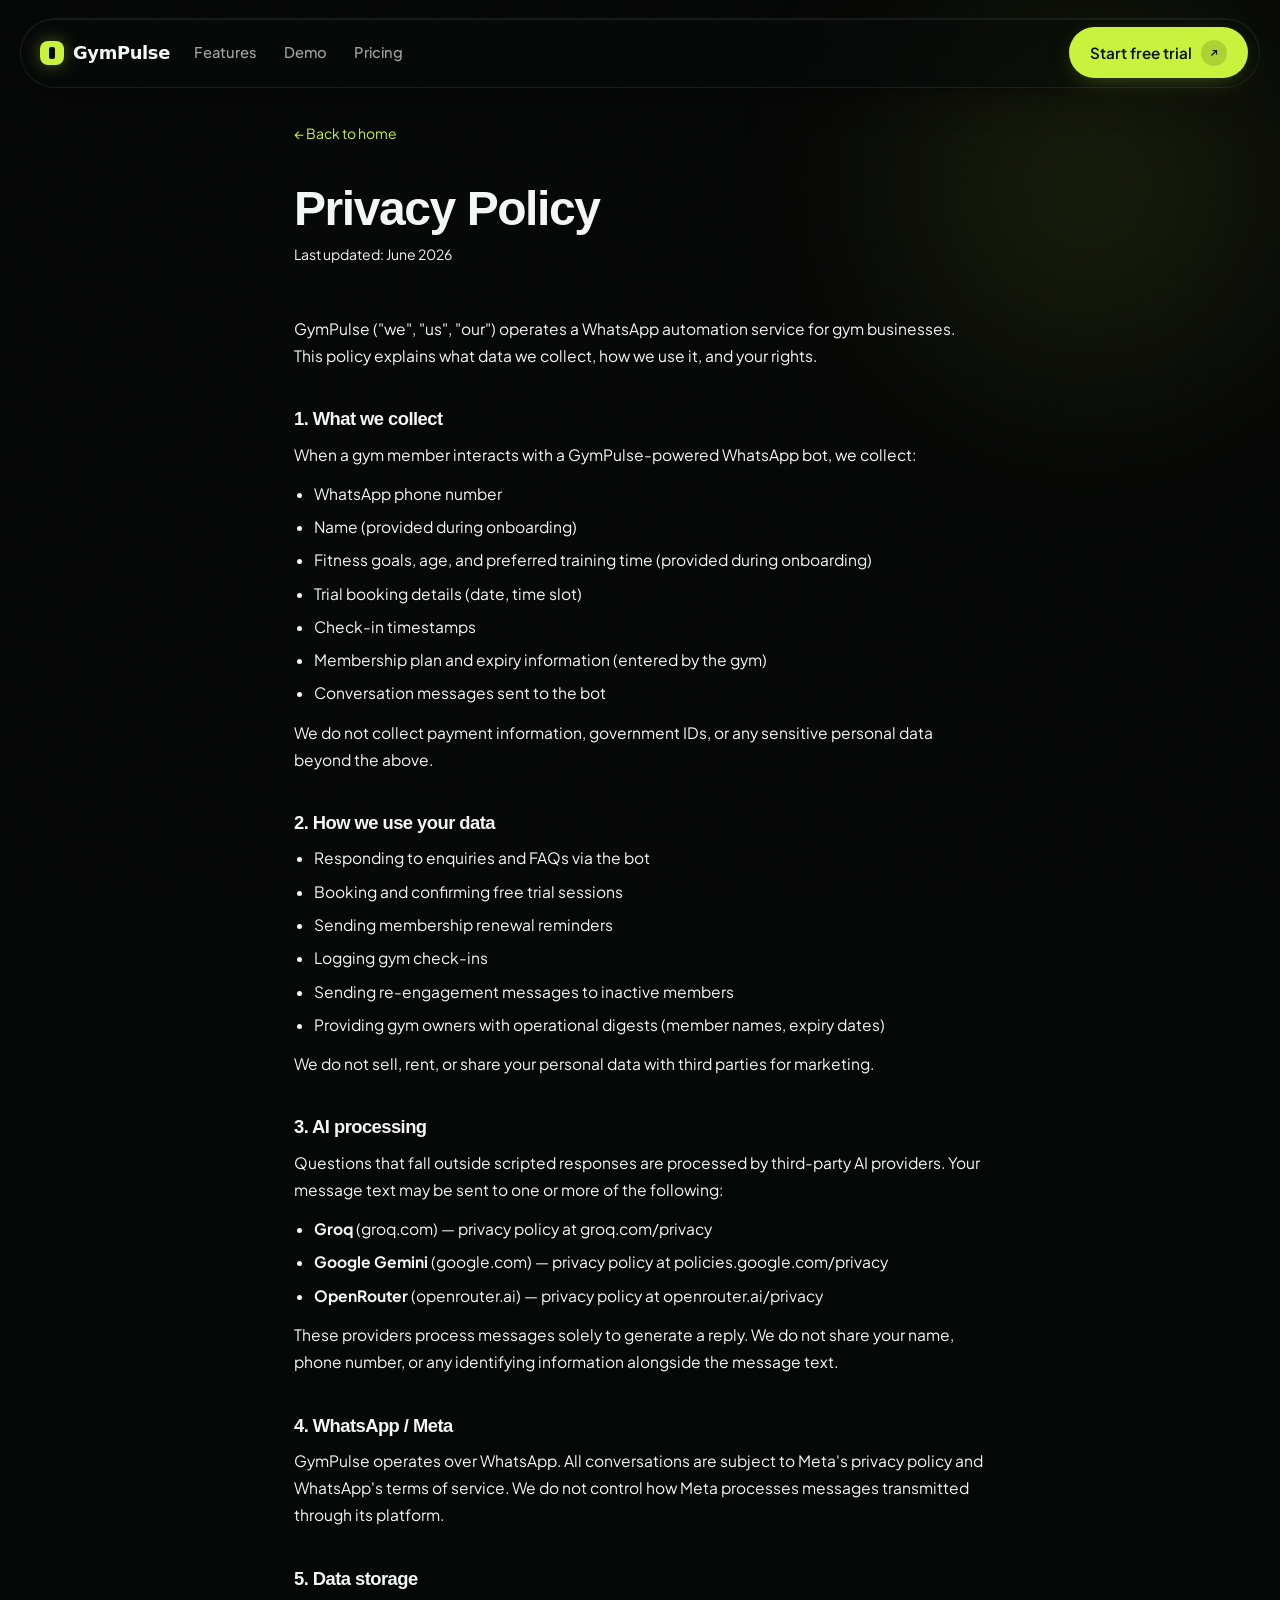
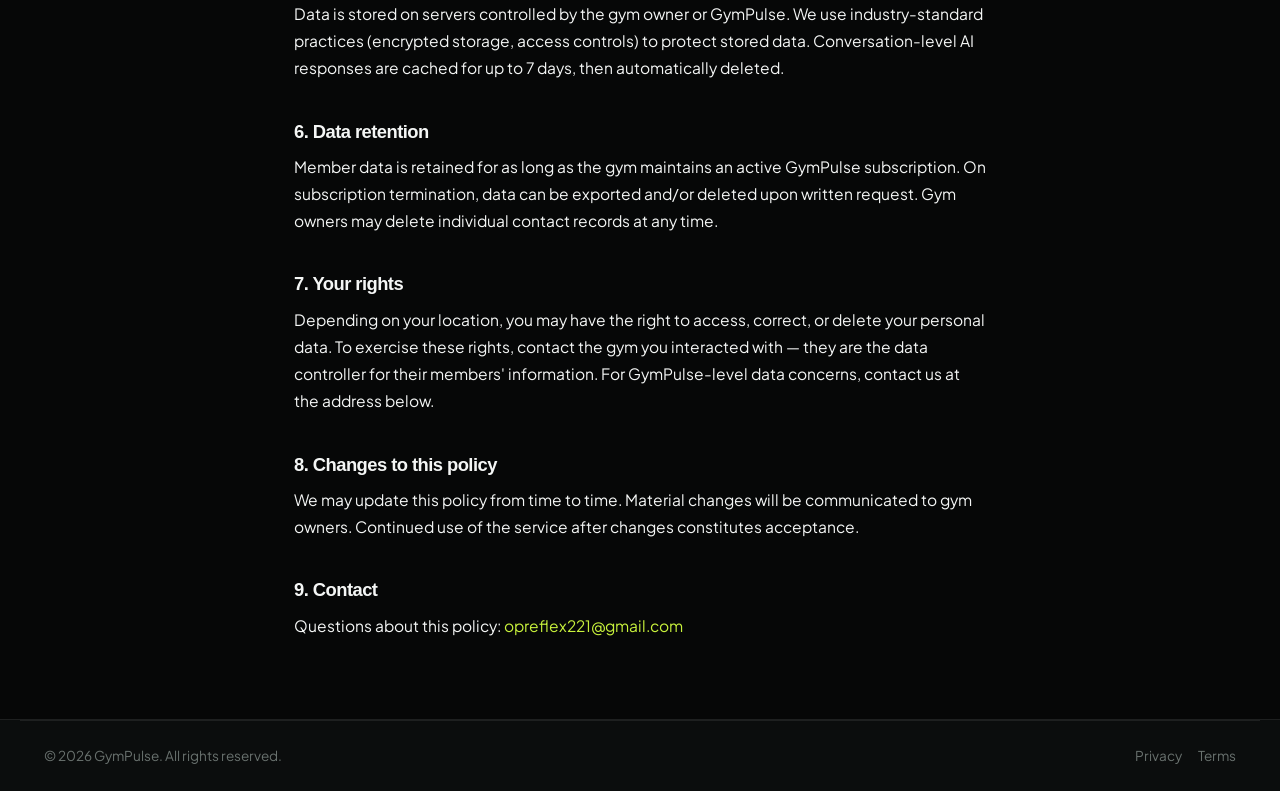
<file: privacy.html>
<!DOCTYPE html>
<html lang="en">
<head>
  <meta charset="UTF-8" />
  <meta name="viewport" content="width=device-width, initial-scale=1.0" />
  <title>Privacy Policy — GymPulse</title>
  <link rel="preconnect" href="https://fonts.googleapis.com" />
  <link rel="preconnect" href="https://fonts.gstatic.com" crossorigin />
  <link href="https://api.fontshare.com/v2/css?f[]=clash-display@500,600,700&display=swap" rel="stylesheet" />
  <link href="https://fonts.googleapis.com/css2?family=Plus+Jakarta+Sans:wght@400;500;600;700;800&display=swap" rel="stylesheet" />
  <link rel="stylesheet" href="styles.css" />
  <style>
    .legal-page { max-width: 740px; margin: 0 auto; padding: 120px 24px 80px; }
    .legal-page h1 { font-family: 'Clash Display', sans-serif; font-size: clamp(2rem, 5vw, 3rem); color: var(--text-1); margin-bottom: 8px; }
    .legal-page .meta { color: var(--text-3); font-size: 0.875rem; margin-bottom: 48px; }
    .legal-page h2 { font-family: 'Clash Display', sans-serif; font-size: 1.15rem; color: var(--text-1); margin: 40px 0 12px; }
    .legal-page p, .legal-page li { color: var(--text-2); line-height: 1.75; font-size: 0.975rem; }
    .legal-page ul { padding-left: 20px; margin: 12px 0; }
    .legal-page li { margin-bottom: 6px; }
    .legal-page a { color: var(--accent); text-underline-offset: 3px; }
    .legal-page a:hover { color: var(--accent-soft); }
    .back-link { display: inline-flex; align-items: center; gap: 6px; color: var(--text-3); font-size: 0.875rem; text-decoration: none; margin-bottom: 40px; transition: color 0.2s; }
    .back-link:hover { color: var(--accent); }
  </style>
</head>
<body>
  <div class="grain" aria-hidden="true"></div>
  <div class="orb orb--1" aria-hidden="true"></div>

  <header class="nav" id="top">
    <div class="nav__pill">
      <a class="brand" href="index.html" aria-label="GymPulse home">
        <span class="brand__mark" aria-hidden="true"></span>
        <span class="brand__name">GymPulse</span>
      </a>
      <nav class="nav__links" aria-label="Primary">
        <a href="index.html#features">Features</a>
        <a href="demo.html">Demo</a>
        <a href="index.html#pricing">Pricing</a>
      </nav>
      <div class="nav__cta">
        <a class="btn btn--solid magnetic" href="index.html#trial" data-open-trial>
          <span>Start free trial</span><span class="btn__ic" aria-hidden="true"></span>
        </a>
      </div>
      <button class="nav__burger" aria-label="Open menu" aria-expanded="false" data-burger>
        <span></span><span></span>
      </button>
    </div>
  </header>

  <main>
    <div class="legal-page">
      <a class="back-link" href="index.html">← Back to home</a>

      <h1>Privacy Policy</h1>
      <p class="meta">Last updated: June 2026</p>

      <p>GymPulse ("we", "us", "our") operates a WhatsApp automation service for gym businesses. This policy explains what data we collect, how we use it, and your rights.</p>

      <h2>1. What we collect</h2>
      <p>When a gym member interacts with a GymPulse-powered WhatsApp bot, we collect:</p>
      <ul>
        <li>WhatsApp phone number</li>
        <li>Name (provided during onboarding)</li>
        <li>Fitness goals, age, and preferred training time (provided during onboarding)</li>
        <li>Trial booking details (date, time slot)</li>
        <li>Check-in timestamps</li>
        <li>Membership plan and expiry information (entered by the gym)</li>
        <li>Conversation messages sent to the bot</li>
      </ul>
      <p>We do not collect payment information, government IDs, or any sensitive personal data beyond the above.</p>

      <h2>2. How we use your data</h2>
      <ul>
        <li>Responding to enquiries and FAQs via the bot</li>
        <li>Booking and confirming free trial sessions</li>
        <li>Sending membership renewal reminders</li>
        <li>Logging gym check-ins</li>
        <li>Sending re-engagement messages to inactive members</li>
        <li>Providing gym owners with operational digests (member names, expiry dates)</li>
      </ul>
      <p>We do not sell, rent, or share your personal data with third parties for marketing.</p>

      <h2>3. AI processing</h2>
      <p>Questions that fall outside scripted responses are processed by third-party AI providers. Your message text may be sent to one or more of the following:</p>
      <ul>
        <li><strong>Groq</strong> (groq.com) — privacy policy at groq.com/privacy</li>
        <li><strong>Google Gemini</strong> (google.com) — privacy policy at policies.google.com/privacy</li>
        <li><strong>OpenRouter</strong> (openrouter.ai) — privacy policy at openrouter.ai/privacy</li>
      </ul>
      <p>These providers process messages solely to generate a reply. We do not share your name, phone number, or any identifying information alongside the message text.</p>

      <h2>4. WhatsApp / Meta</h2>
      <p>GymPulse operates over WhatsApp. All conversations are subject to Meta's privacy policy and WhatsApp's terms of service. We do not control how Meta processes messages transmitted through its platform.</p>

      <h2>5. Data storage</h2>
      <p>Data is stored on servers controlled by the gym owner or GymPulse. We use industry-standard practices (encrypted storage, access controls) to protect stored data. Conversation-level AI responses are cached for up to 7 days, then automatically deleted.</p>

      <h2>6. Data retention</h2>
      <p>Member data is retained for as long as the gym maintains an active GymPulse subscription. On subscription termination, data can be exported and/or deleted upon written request. Gym owners may delete individual contact records at any time.</p>

      <h2>7. Your rights</h2>
      <p>Depending on your location, you may have the right to access, correct, or delete your personal data. To exercise these rights, contact the gym you interacted with — they are the data controller for their members' information. For GymPulse-level data concerns, contact us at the address below.</p>

      <h2>8. Changes to this policy</h2>
      <p>We may update this policy from time to time. Material changes will be communicated to gym owners. Continued use of the service after changes constitutes acceptance.</p>

      <h2>9. Contact</h2>
      <p>Questions about this policy: <a href="mailto:opreflex221@gmail.com">opreflex221@gmail.com</a></p>
    </div>
  </main>

  <footer class="footer">
    <div class="footer__base" style="margin-top:0">
      <span>&copy; <span id="year"></span> GymPulse. All rights reserved.</span>
      <span class="footer__legal"><a href="privacy.html">Privacy</a><a href="terms.html">Terms</a></span>
    </div>
  </footer>

  <script>document.getElementById('year').textContent = new Date().getFullYear();</script>
</body>
</html>
</file>
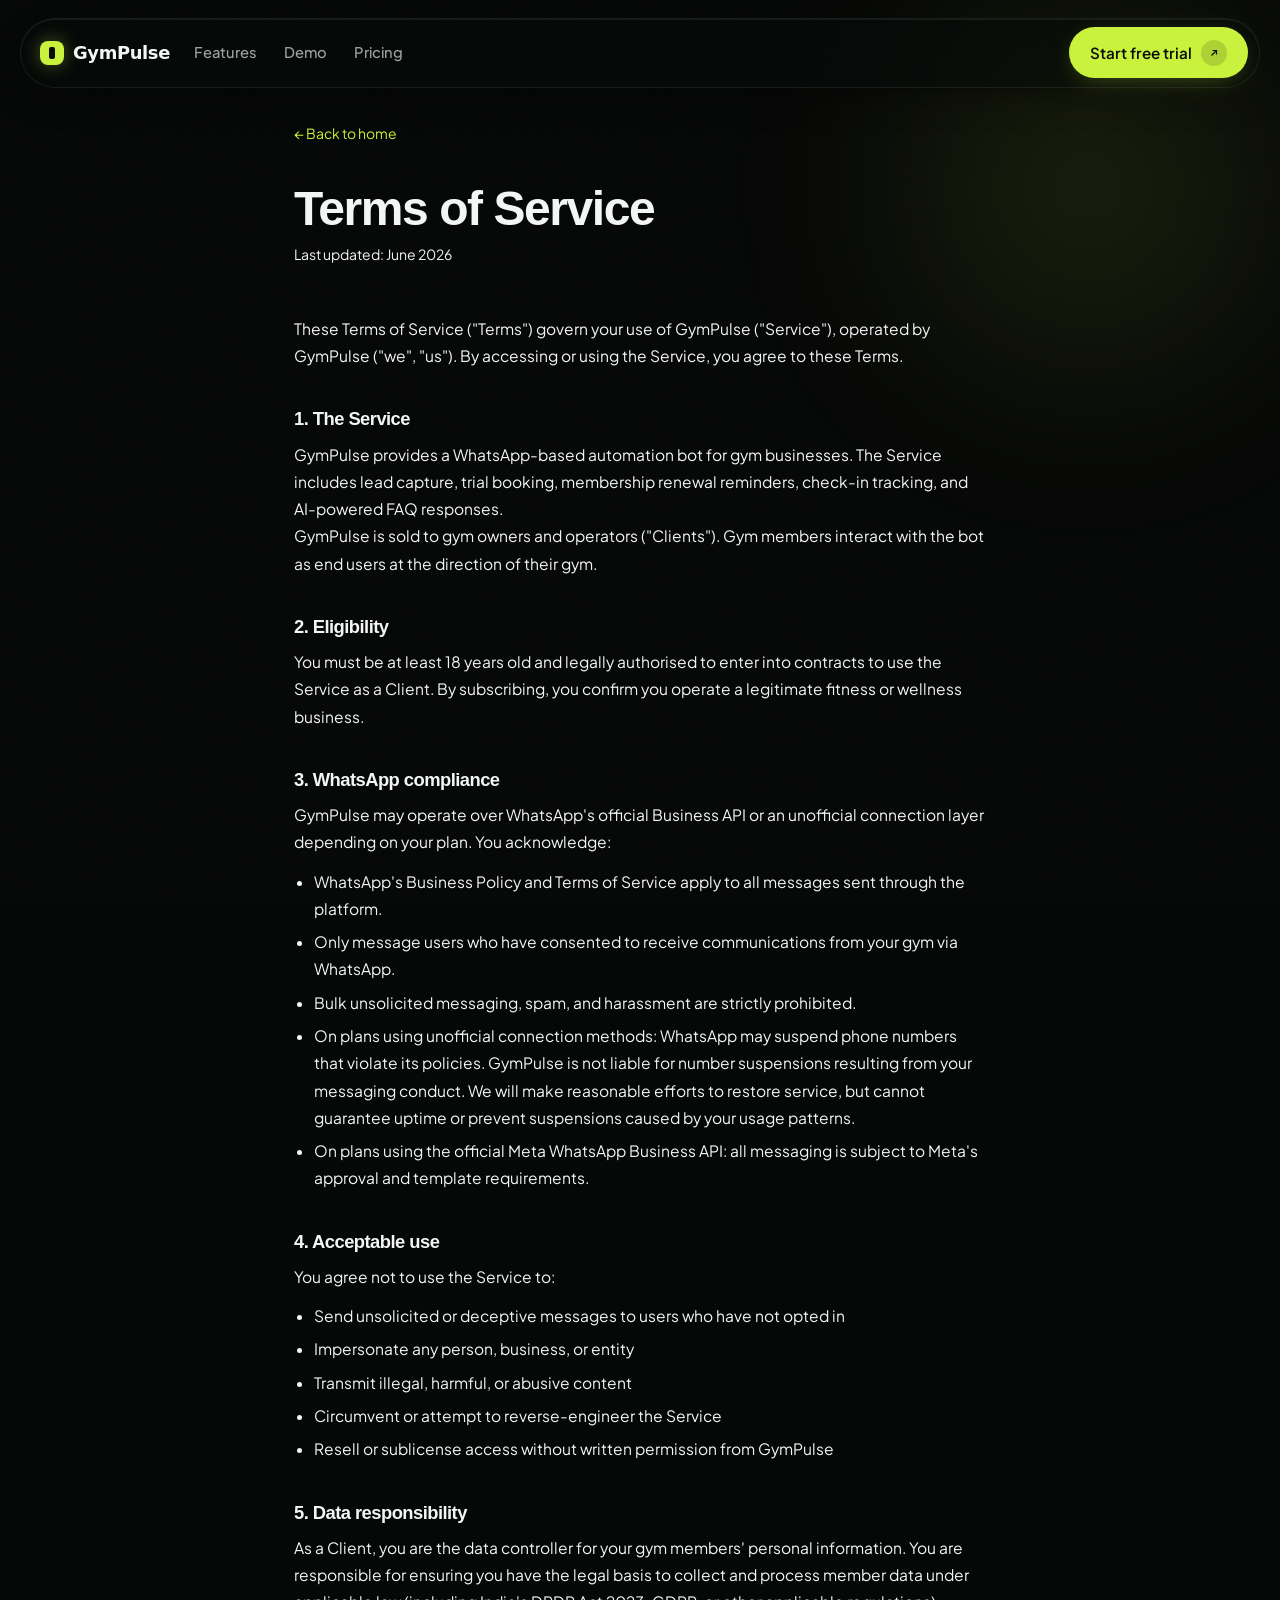
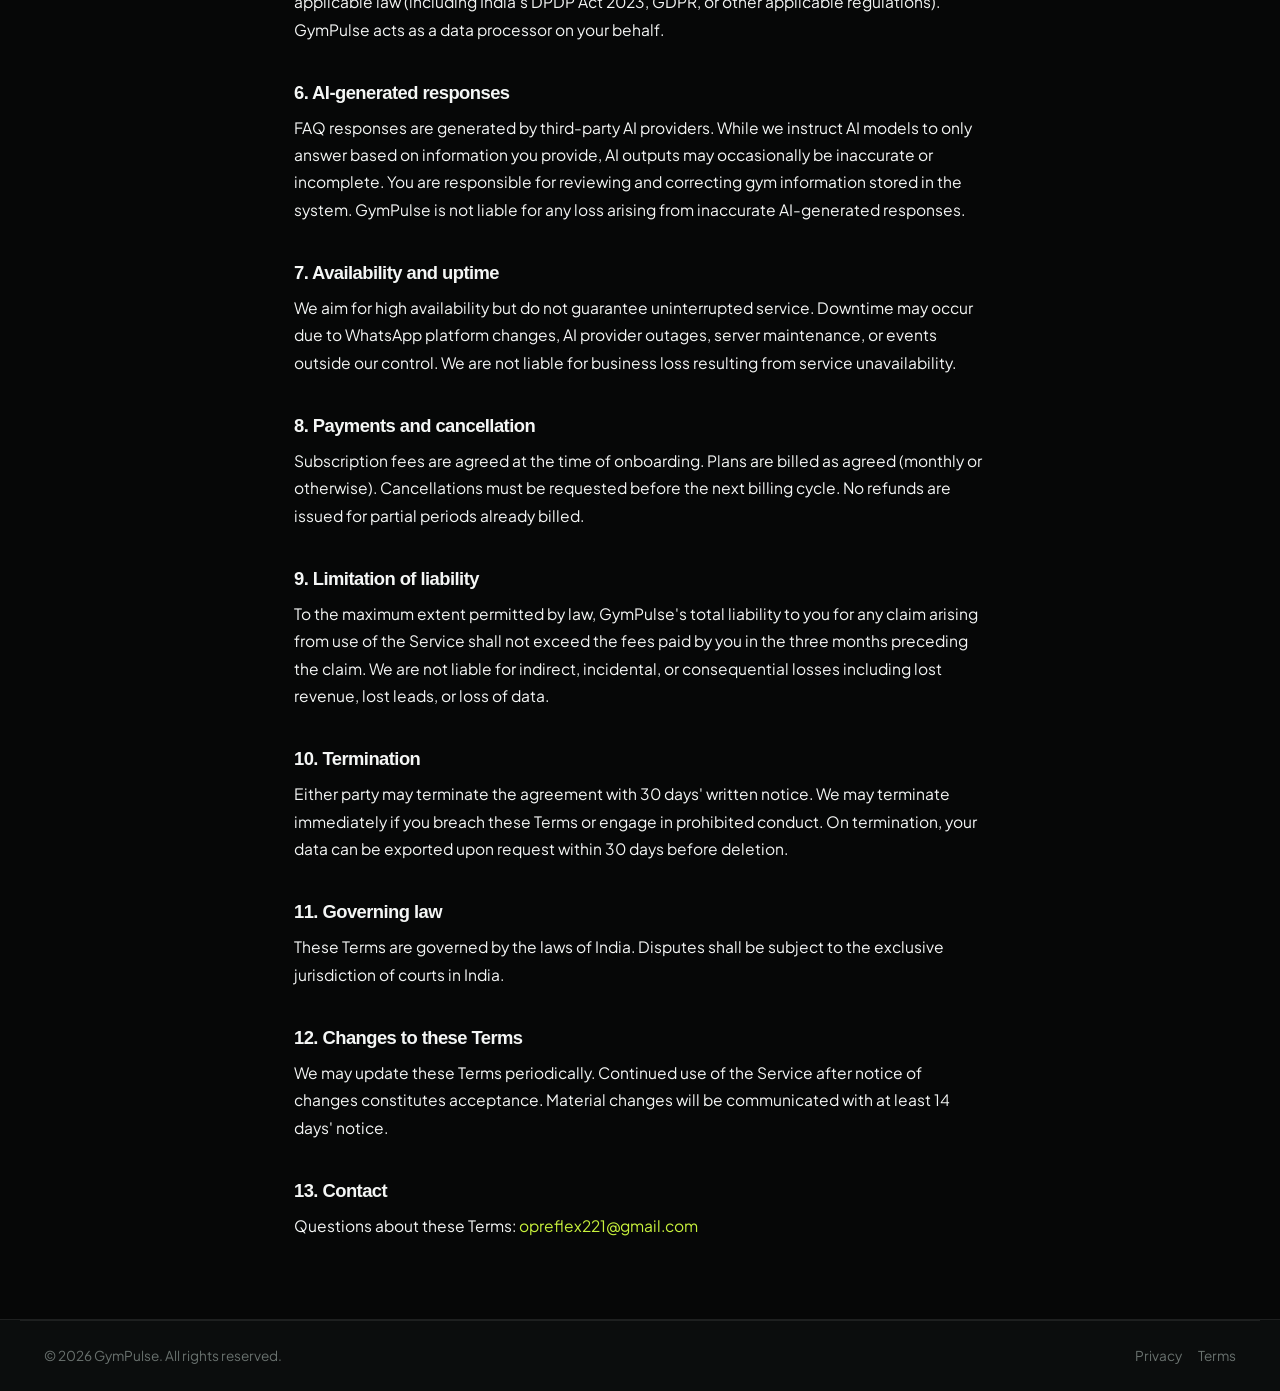
<file: terms.html>
<!DOCTYPE html>
<html lang="en">
<head>
  <meta charset="UTF-8" />
  <meta name="viewport" content="width=device-width, initial-scale=1.0" />
  <title>Terms of Service — GymPulse</title>
  <link rel="preconnect" href="https://fonts.googleapis.com" />
  <link rel="preconnect" href="https://fonts.gstatic.com" crossorigin />
  <link href="https://api.fontshare.com/v2/css?f[]=clash-display@500,600,700&display=swap" rel="stylesheet" />
  <link href="https://fonts.googleapis.com/css2?family=Plus+Jakarta+Sans:wght@400;500;600;700;800&display=swap" rel="stylesheet" />
  <link rel="stylesheet" href="styles.css" />
  <style>
    .legal-page { max-width: 740px; margin: 0 auto; padding: 120px 24px 80px; }
    .legal-page h1 { font-family: 'Clash Display', sans-serif; font-size: clamp(2rem, 5vw, 3rem); color: var(--text-1); margin-bottom: 8px; }
    .legal-page .meta { color: var(--text-3); font-size: 0.875rem; margin-bottom: 48px; }
    .legal-page h2 { font-family: 'Clash Display', sans-serif; font-size: 1.15rem; color: var(--text-1); margin: 40px 0 12px; }
    .legal-page p, .legal-page li { color: var(--text-2); line-height: 1.75; font-size: 0.975rem; }
    .legal-page ul { padding-left: 20px; margin: 12px 0; }
    .legal-page li { margin-bottom: 6px; }
    .legal-page a { color: var(--accent); text-underline-offset: 3px; }
    .legal-page a:hover { color: var(--accent-soft); }
    .back-link { display: inline-flex; align-items: center; gap: 6px; color: var(--text-3); font-size: 0.875rem; text-decoration: none; margin-bottom: 40px; transition: color 0.2s; }
    .back-link:hover { color: var(--accent); }
  </style>
</head>
<body>
  <div class="grain" aria-hidden="true"></div>
  <div class="orb orb--1" aria-hidden="true"></div>

  <header class="nav" id="top">
    <div class="nav__pill">
      <a class="brand" href="index.html" aria-label="GymPulse home">
        <span class="brand__mark" aria-hidden="true"></span>
        <span class="brand__name">GymPulse</span>
      </a>
      <nav class="nav__links" aria-label="Primary">
        <a href="index.html#features">Features</a>
        <a href="demo.html">Demo</a>
        <a href="index.html#pricing">Pricing</a>
      </nav>
      <div class="nav__cta">
        <a class="btn btn--solid magnetic" href="index.html#trial" data-open-trial>
          <span>Start free trial</span><span class="btn__ic" aria-hidden="true"></span>
        </a>
      </div>
      <button class="nav__burger" aria-label="Open menu" aria-expanded="false" data-burger>
        <span></span><span></span>
      </button>
    </div>
  </header>

  <main>
    <div class="legal-page">
      <a class="back-link" href="index.html">← Back to home</a>

      <h1>Terms of Service</h1>
      <p class="meta">Last updated: June 2026</p>

      <p>These Terms of Service ("Terms") govern your use of GymPulse ("Service"), operated by GymPulse ("we", "us"). By accessing or using the Service, you agree to these Terms.</p>

      <h2>1. The Service</h2>
      <p>GymPulse provides a WhatsApp-based automation bot for gym businesses. The Service includes lead capture, trial booking, membership renewal reminders, check-in tracking, and AI-powered FAQ responses.</p>
      <p>GymPulse is sold to gym owners and operators ("Clients"). Gym members interact with the bot as end users at the direction of their gym.</p>

      <h2>2. Eligibility</h2>
      <p>You must be at least 18 years old and legally authorised to enter into contracts to use the Service as a Client. By subscribing, you confirm you operate a legitimate fitness or wellness business.</p>

      <h2>3. WhatsApp compliance</h2>
      <p>GymPulse may operate over WhatsApp's official Business API or an unofficial connection layer depending on your plan. You acknowledge:</p>
      <ul>
        <li>WhatsApp's Business Policy and Terms of Service apply to all messages sent through the platform.</li>
        <li>Only message users who have consented to receive communications from your gym via WhatsApp.</li>
        <li>Bulk unsolicited messaging, spam, and harassment are strictly prohibited.</li>
        <li>On plans using unofficial connection methods: WhatsApp may suspend phone numbers that violate its policies. GymPulse is not liable for number suspensions resulting from your messaging conduct. We will make reasonable efforts to restore service, but cannot guarantee uptime or prevent suspensions caused by your usage patterns.</li>
        <li>On plans using the official Meta WhatsApp Business API: all messaging is subject to Meta's approval and template requirements.</li>
      </ul>

      <h2>4. Acceptable use</h2>
      <p>You agree not to use the Service to:</p>
      <ul>
        <li>Send unsolicited or deceptive messages to users who have not opted in</li>
        <li>Impersonate any person, business, or entity</li>
        <li>Transmit illegal, harmful, or abusive content</li>
        <li>Circumvent or attempt to reverse-engineer the Service</li>
        <li>Resell or sublicense access without written permission from GymPulse</li>
      </ul>

      <h2>5. Data responsibility</h2>
      <p>As a Client, you are the data controller for your gym members' personal information. You are responsible for ensuring you have the legal basis to collect and process member data under applicable law (including India's DPDP Act 2023, GDPR, or other applicable regulations). GymPulse acts as a data processor on your behalf.</p>

      <h2>6. AI-generated responses</h2>
      <p>FAQ responses are generated by third-party AI providers. While we instruct AI models to only answer based on information you provide, AI outputs may occasionally be inaccurate or incomplete. You are responsible for reviewing and correcting gym information stored in the system. GymPulse is not liable for any loss arising from inaccurate AI-generated responses.</p>

      <h2>7. Availability and uptime</h2>
      <p>We aim for high availability but do not guarantee uninterrupted service. Downtime may occur due to WhatsApp platform changes, AI provider outages, server maintenance, or events outside our control. We are not liable for business loss resulting from service unavailability.</p>

      <h2>8. Payments and cancellation</h2>
      <p>Subscription fees are agreed at the time of onboarding. Plans are billed as agreed (monthly or otherwise). Cancellations must be requested before the next billing cycle. No refunds are issued for partial periods already billed.</p>

      <h2>9. Limitation of liability</h2>
      <p>To the maximum extent permitted by law, GymPulse's total liability to you for any claim arising from use of the Service shall not exceed the fees paid by you in the three months preceding the claim. We are not liable for indirect, incidental, or consequential losses including lost revenue, lost leads, or loss of data.</p>

      <h2>10. Termination</h2>
      <p>Either party may terminate the agreement with 30 days' written notice. We may terminate immediately if you breach these Terms or engage in prohibited conduct. On termination, your data can be exported upon request within 30 days before deletion.</p>

      <h2>11. Governing law</h2>
      <p>These Terms are governed by the laws of India. Disputes shall be subject to the exclusive jurisdiction of courts in India.</p>

      <h2>12. Changes to these Terms</h2>
      <p>We may update these Terms periodically. Continued use of the Service after notice of changes constitutes acceptance. Material changes will be communicated with at least 14 days' notice.</p>

      <h2>13. Contact</h2>
      <p>Questions about these Terms: <a href="mailto:opreflex221@gmail.com">opreflex221@gmail.com</a></p>
    </div>
  </main>

  <footer class="footer">
    <div class="footer__base" style="margin-top:0">
      <span>&copy; <span id="year"></span> GymPulse. All rights reserved.</span>
      <span class="footer__legal"><a href="privacy.html">Privacy</a><a href="terms.html">Terms</a></span>
    </div>
  </footer>

  <script>document.getElementById('year').textContent = new Date().getFullYear();</script>
</body>
</html>
</file>
<file: styles.css>
/* ============================================================
   GymPulse - premium landing (Ethereal Glass archetype)
   Vanilla CSS, no build. GSAP drives scroll/entry motion.
   Accent lock: electric lime on OLED black (single accent)
   Radius rule: buttons = pill, cards = 24px, inner = 18px, inputs = 12px
   ============================================================ */

:root {
  --bg: #060707;
  --bg-2: #0b0d0d;
  --surface: rgba(255, 255, 255, 0.025);
  --surface-2: rgba(255, 255, 255, 0.045);
  --line: rgba(255, 255, 255, 0.08);
  --line-strong: rgba(255, 255, 255, 0.14);
  --text: #f4f6f5;
  --muted: #9aa4a1;
  --muted-dim: #69716e;

  --accent: #c8f23c;
  --accent-soft: #d8f96e;
  --accent-press: #b6e22a;
  --accent-ink: #0a0c06;
  --accent-glow: rgba(200, 242, 60, 0.35);

  --wa-in: #1d282e;
  --wa-out: #0c5346;

  --r-card: 24px;
  --r-inner: 18px;
  --r-input: 12px;
  --r-pill: 999px;

  --maxw: 1240px;
  --spring: cubic-bezier(0.32, 0.72, 0, 1);
  --ease: cubic-bezier(0.16, 1, 0.3, 1);

  --font-display: "Clash Display", "Space Grotesk", system-ui, sans-serif;
  --font-body: "Plus Jakarta Sans", system-ui, -apple-system, sans-serif;
}

* { box-sizing: border-box; margin: 0; padding: 0; }
html { scroll-behavior: smooth; -webkit-text-size-adjust: 100%; scroll-padding-top: 96px; }

body {
  font-family: var(--font-body);
  background: var(--bg);
  color: var(--text);
  line-height: 1.6;
  -webkit-font-smoothing: antialiased;
  overflow-x: hidden;
  position: relative;
}

h1, h2, h3, h4 { font-family: var(--font-display); line-height: 1.04; letter-spacing: -0.03em; font-weight: 600; }
a { color: inherit; text-decoration: none; }
img { display: block; max-width: 100%; }

/* ---------- ambience ---------- */
.grain {
  position: fixed; inset: 0; z-index: 90; pointer-events: none;
  opacity: 0.04; mix-blend-mode: overlay;
  background-image: url("data:image/svg+xml,%3Csvg xmlns='http://www.w3.org/2000/svg' width='140' height='140'%3E%3Cfilter id='n'%3E%3CfeTurbulence type='fractalNoise' baseFrequency='0.85' numOctaves='2'/%3E%3C/filter%3E%3Crect width='100%25' height='100%25' filter='url(%23n)'/%3E%3C/svg%3E");
}
.orb {
  position: fixed; border-radius: 50%; pointer-events: none; z-index: 0;
  filter: blur(90px); opacity: 0.5;
}
.orb--1 { top: -12%; right: -8%; width: 46vw; height: 46vw; background: radial-gradient(circle, rgba(200,242,60,0.28), transparent 65%); }
.orb--2 { top: 58%; left: -14%; width: 40vw; height: 40vw; background: radial-gradient(circle, rgba(40,150,110,0.22), transparent 65%); }

.scroll-prog { position: fixed; top: 0; left: 0; right: 0; height: 2px; z-index: 95; background: transparent; }
.scroll-prog span { display: block; height: 100%; width: 0; background: linear-gradient(90deg, var(--accent), var(--accent-soft)); box-shadow: 0 0 12px var(--accent-glow); }

/* ---------- shared ---------- */
.eyebrow-pill {
  display: inline-flex; align-items: center; gap: 0.5rem;
  font-size: 0.72rem; font-weight: 600; letter-spacing: 0.18em; text-transform: uppercase;
  color: var(--muted);
  background: var(--surface); border: 1px solid var(--line);
  padding: 0.45rem 0.85rem; border-radius: var(--r-pill);
  margin-bottom: 1.4rem;
}
.eyebrow-pill .dot { width: 6px; height: 6px; border-radius: 50%; background: var(--accent); box-shadow: 0 0 10px var(--accent-glow); }

.section-head { max-width: 680px; margin: 0 auto 4rem; text-align: center; }
.section-head h2 { font-size: clamp(2.1rem, 4.6vw, 3.4rem); }
.section-head__sub { color: var(--muted); margin-top: 1.1rem; font-size: 1.08rem; }

main { position: relative; z-index: 1; }

/* ---------- buttons ---------- */
.btn {
  display: inline-flex; align-items: center; justify-content: center; gap: 0.55rem;
  font-family: var(--font-body); font-weight: 600; font-size: 0.95rem; white-space: nowrap;
  border-radius: var(--r-pill); padding: 0.72rem 1.25rem; cursor: pointer;
  border: 1px solid transparent;
  transition: transform 0.5s var(--spring), background 0.3s var(--ease), border-color 0.3s var(--ease), color 0.3s var(--ease), box-shadow 0.3s var(--ease);
}
.btn:active { transform: scale(0.97); }
.btn--lg { padding: 0.95rem 1.55rem; font-size: 1rem; }
.btn--block { width: 100%; }

.btn--solid { background: var(--accent); color: var(--accent-ink); box-shadow: 0 6px 26px -8px var(--accent-glow); }
.btn--solid:hover { background: var(--accent-soft); box-shadow: 0 10px 34px -6px var(--accent-glow); }

.btn--ghost { background: var(--surface); color: var(--text); border-color: var(--line-strong); }
.btn--ghost:hover { border-color: var(--accent); color: var(--accent); }

/* button-in-button trailing icon */
.btn__ic {
  width: 26px; height: 26px; border-radius: 50%;
  background: rgba(10, 12, 6, 0.14);
  display: grid; place-items: center; position: relative;
  transition: transform 0.5s var(--spring), background 0.3s var(--ease);
}
.btn--ghost .btn__ic { background: var(--surface-2); }
.btn__ic::after {
  content: ""; width: 12px; height: 12px;
  background: currentColor;
  -webkit-mask: url("data:image/svg+xml,%3Csvg xmlns='http://www.w3.org/2000/svg' viewBox='0 0 24 24' fill='none' stroke='black' stroke-width='2.4'%3E%3Cpath d='M7 17L17 7M9 7h8v8'/%3E%3C/svg%3E") center/contain no-repeat;
  mask: url("data:image/svg+xml,%3Csvg xmlns='http://www.w3.org/2000/svg' viewBox='0 0 24 24' fill='none' stroke='black' stroke-width='2.4'%3E%3Cpath d='M7 17L17 7M9 7h8v8'/%3E%3C/svg%3E") center/contain no-repeat;
}
.btn:hover .btn__ic { transform: translate(2px, -2px) scale(1.06); }

/* ---------- nav ---------- */
.nav { position: fixed; top: 0; left: 0; right: 0; z-index: 80; display: flex; justify-content: center; padding: 1.1rem 1rem; }
.nav__pill {
  width: 100%; max-width: var(--maxw);
  display: flex; align-items: center; gap: 1.5rem;
  padding: 0.55rem 0.7rem 0.55rem 1.2rem;
  background: rgba(8, 10, 10, 0.62);
  backdrop-filter: blur(20px) saturate(160%);
  -webkit-backdrop-filter: blur(20px) saturate(160%);
  border: 1px solid var(--line);
  border-radius: var(--r-pill);
  box-shadow: 0 12px 40px -16px rgba(0,0,0,0.7), inset 0 1px 0 rgba(255,255,255,0.06);
  transition: max-width 0.6s var(--spring), background 0.4s var(--ease);
}
.nav.is-tight .nav__pill { max-width: 880px; background: rgba(8, 10, 10, 0.82); }

.brand { display: inline-flex; align-items: center; gap: 0.55rem; font-family: var(--font-display); font-weight: 700; }
.brand__mark { width: 24px; height: 24px; border-radius: 8px; background: var(--accent); box-shadow: 0 0 18px var(--accent-glow); position: relative; }
.brand__mark::after { content: ""; position: absolute; inset: 6px 9px; background: var(--accent-ink); border-radius: 2px; }
.brand__name { font-size: 1.12rem; letter-spacing: -0.02em; }

.nav__links { display: flex; gap: 1.7rem; margin-right: auto; flex-wrap: nowrap; }
.nav__links a { color: var(--muted); font-size: 0.92rem; font-weight: 500; position: relative; transition: color 0.3s; white-space: nowrap; }
.nav.is-tight .nav__links { gap: 1.1rem; }
.nav__links a::after { content: ""; position: absolute; left: 0; bottom: -4px; width: 0; height: 1px; background: var(--accent); transition: width 0.4s var(--spring); }
.nav__links a:hover { color: var(--text); }
.nav__links a:hover::after { width: 100%; }

.nav__cta { display: flex; gap: 0.6rem; }
.nav__burger { display: none; flex-direction: column; gap: 6px; background: none; border: 0; cursor: pointer; padding: 10px; }
.nav__burger span { width: 22px; height: 2px; background: var(--text); border-radius: 2px; transition: transform 0.5s var(--spring), opacity 0.3s; }
.nav.is-menu .nav__burger span:nth-child(1) { transform: translateY(4px) rotate(45deg); }
.nav.is-menu .nav__burger span:nth-child(2) { transform: translateY(-4px) rotate(-45deg); }

/* fullscreen menu */
.menu {
  position: fixed; inset: 0; z-index: 70;
  background: rgba(6, 7, 7, 0.9);
  backdrop-filter: blur(24px); -webkit-backdrop-filter: blur(24px);
  display: flex; align-items: center; justify-content: center;
  opacity: 0; pointer-events: none; transition: opacity 0.4s var(--ease);
}
.menu.is-open { opacity: 1; pointer-events: auto; }
.menu__links { display: flex; flex-direction: column; gap: 1.4rem; text-align: center; }
.menu__links > a:not(.btn) { font-family: var(--font-display); font-size: 2rem; font-weight: 600; letter-spacing: -0.02em; opacity: 0; transform: translateY(24px); transition: opacity 0.5s var(--spring), transform 0.5s var(--spring); }
.menu.is-open .menu__links > a:not(.btn) { opacity: 1; transform: none; }
.menu.is-open .menu__links > a:nth-child(1) { transition-delay: 0.08s; }
.menu.is-open .menu__links > a:nth-child(2) { transition-delay: 0.14s; }
.menu.is-open .menu__links > a:nth-child(3) { transition-delay: 0.2s; }
.menu.is-open .menu__links > a:nth-child(4) { transition-delay: 0.26s; }
.menu.is-open .menu__links > a:nth-child(5) { transition-delay: 0.32s; }
.menu__links .btn { margin-top: 0.6rem; }

/* ---------- hero ---------- */
.hero { max-width: var(--maxw); margin: 0 auto; padding: clamp(7rem, 13vw, 11rem) 1.5rem clamp(3rem, 6vw, 5rem); }
.hero__grid { display: grid; grid-template-columns: 1.05fr 0.95fr; gap: 4rem; align-items: center; }

.hero__title { font-size: clamp(2.8rem, 6vw, 5rem); line-height: 1.0; }
.hero__title .line { display: block; overflow: hidden; padding-bottom: 0.06em; }
.hero__title .line > span { display: block; }
.hero__title em { font-style: italic; color: var(--accent); font-weight: 600; }

.hero__sub { color: var(--muted); font-size: 1.18rem; margin-top: 1.6rem; max-width: 31rem; }
.hero__actions { display: flex; gap: 0.8rem; margin-top: 2.2rem; flex-wrap: wrap; }
.hero__points { list-style: none; display: flex; flex-wrap: wrap; gap: 0.6rem 1.8rem; margin-top: 2.2rem; color: var(--muted); font-size: 0.9rem; }
.hero__points li { position: relative; padding-left: 1.3rem; }
.hero__points li::before { content: ""; position: absolute; left: 0; top: 0.5em; width: 7px; height: 7px; border-radius: 2px; background: var(--accent); box-shadow: 0 0 8px var(--accent-glow); }

/* phone demo (double-bezel) */
.hero__demo { position: relative; display: flex; justify-content: center; }
.phone-shell {
  position: relative; z-index: 2; width: 100%; max-width: 360px;
  padding: 8px;
  background: linear-gradient(160deg, rgba(255,255,255,0.1), rgba(255,255,255,0.02));
  border: 1px solid var(--line-strong);
  border-radius: 42px;
  box-shadow: 0 40px 90px -30px rgba(0,0,0,0.8), inset 0 1px 0 rgba(255,255,255,0.12);
}
.phone {
  background: #0b1418; border-radius: 34px; overflow: hidden;
  box-shadow: inset 0 0 0 1px rgba(255,255,255,0.04);
}
.phone__bar { display: flex; align-items: center; gap: 0.7rem; padding: 0.95rem 1rem; background: var(--wa-in); }
.phone__avatar { width: 36px; height: 36px; border-radius: 50%; background: linear-gradient(135deg, var(--accent), #4c9a52); flex-shrink: 0; }
.phone__id { display: flex; flex-direction: column; line-height: 1.25; margin-right: auto; }
.phone__id strong { font-size: 0.95rem; }
.phone__status { font-size: 0.74rem; color: var(--accent); display: inline-flex; align-items: center; gap: 0.3rem; }
.phone__status i { width: 6px; height: 6px; border-radius: 50%; background: var(--accent); box-shadow: 0 0 8px var(--accent-glow); }
.phone__wa { width: 18px; height: 18px; background: var(--muted); -webkit-mask: url("data:image/svg+xml,%3Csvg xmlns='http://www.w3.org/2000/svg' viewBox='0 0 24 24' fill='black'%3E%3Cpath d='M12 2a10 10 0 0 0-8.5 15.2L2 22l4.9-1.3A10 10 0 1 0 12 2z'/%3E%3C/svg%3E") center/contain no-repeat; mask: url("data:image/svg+xml,%3Csvg xmlns='http://www.w3.org/2000/svg' viewBox='0 0 24 24' fill='black'%3E%3Cpath d='M12 2a10 10 0 0 0-8.5 15.2L2 22l4.9-1.3A10 10 0 1 0 12 2z'/%3E%3C/svg%3E") center/contain no-repeat; }

.phone__chat {
  padding: 1rem; display: flex; flex-direction: column; gap: 0.5rem;
  min-height: 430px;
  background: radial-gradient(circle at 25% 8%, rgba(255,255,255,0.025), transparent 55%), #0b1418;
}
.bubble {
  max-width: 80%; padding: 0.55rem 0.8rem; border-radius: 13px; font-size: 0.85rem; line-height: 1.42;
  opacity: 0; transform: translateY(8px) scale(0.96); transform-origin: bottom;
}
.bubble.in-view { opacity: 1; transform: none; transition: opacity 0.35s var(--ease), transform 0.45s var(--spring); }
.bubble--in { align-self: flex-start; background: var(--wa-in); border-top-left-radius: 4px; }
.bubble--out { align-self: flex-end; background: var(--wa-out); border-top-right-radius: 4px; }
.bubble__meta { display: block; font-size: 0.62rem; color: rgba(255,255,255,0.45); text-align: right; margin-top: 0.2rem; }

.typing { align-self: flex-start; display: inline-flex; gap: 4px; padding: 0.65rem 0.85rem; background: var(--wa-in); border-radius: 13px; border-top-left-radius: 4px; opacity: 0; transform: translateY(8px); }
.typing.in-view { opacity: 1; transform: none; transition: opacity 0.25s, transform 0.3s var(--spring); }
.typing span { width: 6px; height: 6px; border-radius: 50%; background: var(--muted); animation: blink 1.2s infinite ease-in-out; }
.typing span:nth-child(2) { animation-delay: 0.2s; }
.typing span:nth-child(3) { animation-delay: 0.4s; }
@keyframes blink { 0%, 60%, 100% { opacity: 0.3; } 30% { opacity: 1; } }

.float-badge {
  position: absolute; z-index: 3;
  display: inline-flex; align-items: center; gap: 0.5rem;
  background: rgba(11, 13, 13, 0.78);
  backdrop-filter: blur(12px); -webkit-backdrop-filter: blur(12px);
  border: 1px solid var(--line-strong); border-radius: var(--r-pill);
  padding: 0.5rem 0.85rem; font-size: 0.8rem; font-weight: 600;
  box-shadow: 0 14px 40px -16px rgba(0,0,0,0.7);
}
.float-badge--a { top: 12%; left: -6%; }
.float-badge--b { bottom: 14%; right: -8%; }
.float-badge__ic { width: 15px; height: 15px; background: var(--accent); }
.float-badge__ic[data-icon="calendar"] { -webkit-mask: url("data:image/svg+xml,%3Csvg xmlns='http://www.w3.org/2000/svg' viewBox='0 0 24 24' fill='none' stroke='black' stroke-width='2'%3E%3Crect x='3' y='4' width='18' height='17' rx='2'/%3E%3Cpath d='M3 9h18M8 2v4M16 2v4'/%3E%3C/svg%3E") center/contain no-repeat; mask: url("data:image/svg+xml,%3Csvg xmlns='http://www.w3.org/2000/svg' viewBox='0 0 24 24' fill='none' stroke='black' stroke-width='2'%3E%3Crect x='3' y='4' width='18' height='17' rx='2'/%3E%3Cpath d='M3 9h18M8 2v4M16 2v4'/%3E%3C/svg%3E") center/contain no-repeat; }
.float-badge__ic[data-icon="bell"] { -webkit-mask: url("data:image/svg+xml,%3Csvg xmlns='http://www.w3.org/2000/svg' viewBox='0 0 24 24' fill='none' stroke='black' stroke-width='2'%3E%3Cpath d='M18 8a6 6 0 0 0-12 0c0 7-3 9-3 9h18s-3-2-3-9'/%3E%3Cpath d='M13.7 21a2 2 0 0 1-3.4 0'/%3E%3C/svg%3E") center/contain no-repeat; mask: url("data:image/svg+xml,%3Csvg xmlns='http://www.w3.org/2000/svg' viewBox='0 0 24 24' fill='none' stroke='black' stroke-width='2'%3E%3Cpath d='M18 8a6 6 0 0 0-12 0c0 7-3 9-3 9h18s-3-2-3-9'/%3E%3Cpath d='M13.7 21a2 2 0 0 1-3.4 0'/%3E%3C/svg%3E") center/contain no-repeat; }

/* ---------- marquee ---------- */
.marquee { overflow: hidden; border-top: 1px solid var(--line); border-bottom: 1px solid var(--line); padding: 1.1rem 0; background: var(--bg-2); -webkit-mask-image: linear-gradient(90deg, transparent, #000 8%, #000 92%, transparent); mask-image: linear-gradient(90deg, transparent, #000 8%, #000 92%, transparent); }
.marquee__track { display: inline-flex; align-items: center; gap: 1.6rem; white-space: nowrap; font-family: var(--font-display); font-size: 1.3rem; font-weight: 500; color: var(--muted); animation: scroll-x 36s linear infinite; }
.marquee__track .sep { color: var(--accent); }
@keyframes scroll-x { to { transform: translateX(-50%); } }

/* ---------- stat band ---------- */
.band { border-bottom: 1px solid var(--line); background: var(--bg-2); }
.band__inner { max-width: var(--maxw); margin: 0 auto; padding: 3rem 1.5rem; display: grid; grid-template-columns: repeat(4, 1fr); gap: 1.5rem; }
.stat { text-align: center; position: relative; }
.stat:not(:last-child)::after { content: ""; position: absolute; right: -0.75rem; top: 12%; bottom: 12%; width: 1px; background: var(--line); }
.stat__num { display: block; font-family: var(--font-display); font-size: clamp(2.8rem, 6vw, 4.2rem); color: var(--accent); font-weight: 700; letter-spacing: -0.04em; font-variant-numeric: tabular-nums; }
.stat__label { color: var(--muted); font-size: 0.9rem; }

/* ---------- features bento ---------- */
.features { max-width: var(--maxw); margin: 0 auto; padding: clamp(5rem, 9vw, 8rem) 1.5rem; }
.bento { display: grid; grid-template-columns: repeat(4, 1fr); gap: 1rem; }
.tile {
  position: relative; overflow: hidden;
  background: var(--surface); border: 1px solid var(--line); border-radius: var(--r-card);
  padding: 1.7rem;
  transition: transform 0.6s var(--spring), border-color 0.4s var(--ease), background 0.4s var(--ease);
}
.tile:hover { transform: translateY(-5px); border-color: var(--line-strong); background: var(--surface-2); }
.tile h3 { font-size: 1.15rem; margin-bottom: 0.5rem; letter-spacing: -0.02em; }
.tile p { color: var(--muted); font-size: 0.92rem; }
.tile--wide { grid-column: span 2; }
.tile--tall { grid-row: span 2; }
.tile--hero { background: linear-gradient(155deg, rgba(200,242,60,0.12), var(--surface) 55%); border-color: rgba(200,242,60,0.28); }

/* spotlight follow */
.spotlight::before {
  content: ""; position: absolute; inset: 0; border-radius: inherit; pointer-events: none;
  opacity: 0; transition: opacity 0.4s var(--ease);
  background: radial-gradient(380px circle at var(--mx, 50%) var(--my, 50%), rgba(200,242,60,0.12), transparent 60%);
}
.spotlight:hover::before { opacity: 1; }

.tile__ic { width: 46px; height: 46px; border-radius: 13px; background: var(--surface-2); border: 1px solid var(--line); margin-bottom: 1.1rem; position: relative; }
.tile__ic::after { content: ""; position: absolute; inset: 0; background: var(--accent); -webkit-mask-position: center; mask-position: center; -webkit-mask-repeat: no-repeat; mask-repeat: no-repeat; -webkit-mask-size: 22px; mask-size: 22px; }
.tile__chips { display: flex; flex-wrap: wrap; gap: 0.4rem; margin-top: 1.1rem; }
.tile__chips span { font-size: 0.72rem; color: var(--muted); background: var(--surface-2); border: 1px solid var(--line); border-radius: var(--r-pill); padding: 0.25rem 0.6rem; }

.tile--photo { background-image: linear-gradient(to top, rgba(6,7,7,0.94) 6%, rgba(6,7,7,0.2) 62%), var(--img); background-size: cover; background-position: center; display: flex; align-items: flex-end; min-height: 340px; }
.tile--photo .tile__overlay h3 { font-size: 1.35rem; }
.tile--photo .tile__overlay p { color: #d6dcda; }

/* icon glyphs */
.tile__ic[data-icon="capture"]::after  { -webkit-mask-image: url("data:image/svg+xml,%3Csvg xmlns='http://www.w3.org/2000/svg' viewBox='0 0 24 24' fill='none' stroke='black' stroke-width='1.8'%3E%3Cpath d='M3 8l9 5 9-5'/%3E%3Crect x='3' y='5' width='18' height='14' rx='2'/%3E%3C/svg%3E"); mask-image: url("data:image/svg+xml,%3Csvg xmlns='http://www.w3.org/2000/svg' viewBox='0 0 24 24' fill='none' stroke='black' stroke-width='1.8'%3E%3Cpath d='M3 8l9 5 9-5'/%3E%3Crect x='3' y='5' width='18' height='14' rx='2'/%3E%3C/svg%3E"); }
.tile__ic[data-icon="calendar"]::after { -webkit-mask-image: url("data:image/svg+xml,%3Csvg xmlns='http://www.w3.org/2000/svg' viewBox='0 0 24 24' fill='none' stroke='black' stroke-width='1.8'%3E%3Crect x='3' y='4' width='18' height='17' rx='2'/%3E%3Cpath d='M3 9h18M8 2v4M16 2v4'/%3E%3C/svg%3E"); mask-image: url("data:image/svg+xml,%3Csvg xmlns='http://www.w3.org/2000/svg' viewBox='0 0 24 24' fill='none' stroke='black' stroke-width='1.8'%3E%3Crect x='3' y='4' width='18' height='17' rx='2'/%3E%3Cpath d='M3 9h18M8 2v4M16 2v4'/%3E%3C/svg%3E"); }
.tile__ic[data-icon="bell"]::after     { -webkit-mask-image: url("data:image/svg+xml,%3Csvg xmlns='http://www.w3.org/2000/svg' viewBox='0 0 24 24' fill='none' stroke='black' stroke-width='1.8'%3E%3Cpath d='M18 8a6 6 0 0 0-12 0c0 7-3 9-3 9h18s-3-2-3-9'/%3E%3Cpath d='M13.7 21a2 2 0 0 1-3.4 0'/%3E%3C/svg%3E"); mask-image: url("data:image/svg+xml,%3Csvg xmlns='http://www.w3.org/2000/svg' viewBox='0 0 24 24' fill='none' stroke='black' stroke-width='1.8'%3E%3Cpath d='M18 8a6 6 0 0 0-12 0c0 7-3 9-3 9h18s-3-2-3-9'/%3E%3Cpath d='M13.7 21a2 2 0 0 1-3.4 0'/%3E%3C/svg%3E"); }
.tile__ic[data-icon="check"]::after    { -webkit-mask-image: url("data:image/svg+xml,%3Csvg xmlns='http://www.w3.org/2000/svg' viewBox='0 0 24 24' fill='none' stroke='black' stroke-width='1.8'%3E%3Cpath d='M20 6L9 17l-5-5'/%3E%3C/svg%3E"); mask-image: url("data:image/svg+xml,%3Csvg xmlns='http://www.w3.org/2000/svg' viewBox='0 0 24 24' fill='none' stroke='black' stroke-width='1.8'%3E%3Cpath d='M20 6L9 17l-5-5'/%3E%3C/svg%3E"); }
.tile__ic[data-icon="heart"]::after    { -webkit-mask-image: url("data:image/svg+xml,%3Csvg xmlns='http://www.w3.org/2000/svg' viewBox='0 0 24 24' fill='none' stroke='black' stroke-width='1.8'%3E%3Cpath d='M20.8 4.6a5.5 5.5 0 0 0-7.8 0L12 5.7l-1-1a5.5 5.5 0 0 0-7.8 7.8l1 1L12 21l7.8-7.6 1-1a5.5 5.5 0 0 0 0-7.8z'/%3E%3C/svg%3E"); mask-image: url("data:image/svg+xml,%3Csvg xmlns='http://www.w3.org/2000/svg' viewBox='0 0 24 24' fill='none' stroke='black' stroke-width='1.8'%3E%3Cpath d='M20.8 4.6a5.5 5.5 0 0 0-7.8 0L12 5.7l-1-1a5.5 5.5 0 0 0-7.8 7.8l1 1L12 21l7.8-7.6 1-1a5.5 5.5 0 0 0 0-7.8z'/%3E%3C/svg%3E"); }
.tile__ic[data-icon="chat"]::after     { -webkit-mask-image: url("data:image/svg+xml,%3Csvg xmlns='http://www.w3.org/2000/svg' viewBox='0 0 24 24' fill='none' stroke='black' stroke-width='1.8'%3E%3Cpath d='M21 15a2 2 0 0 1-2 2H7l-4 4V5a2 2 0 0 1 2-2h14a2 2 0 0 1 2 2z'/%3E%3C/svg%3E"); mask-image: url("data:image/svg+xml,%3Csvg xmlns='http://www.w3.org/2000/svg' viewBox='0 0 24 24' fill='none' stroke='black' stroke-width='1.8'%3E%3Cpath d='M21 15a2 2 0 0 1-2 2H7l-4 4V5a2 2 0 0 1 2-2h14a2 2 0 0 1 2 2z'/%3E%3C/svg%3E"); }
.tile__ic[data-icon="brain"]::after    { -webkit-mask-image: url("data:image/svg+xml,%3Csvg xmlns='http://www.w3.org/2000/svg' viewBox='0 0 24 24' fill='none' stroke='black' stroke-width='1.8'%3E%3Ccircle cx='12' cy='12' r='9'/%3E%3Cpath d='M12 3v18M3 12h18'/%3E%3C/svg%3E"); mask-image: url("data:image/svg+xml,%3Csvg xmlns='http://www.w3.org/2000/svg' viewBox='0 0 24 24' fill='none' stroke='black' stroke-width='1.8'%3E%3Ccircle cx='12' cy='12' r='9'/%3E%3Cpath d='M12 3v18M3 12h18'/%3E%3C/svg%3E"); }
.tile__ic[data-icon="clock"]::after    { -webkit-mask-image: url("data:image/svg+xml,%3Csvg xmlns='http://www.w3.org/2000/svg' viewBox='0 0 24 24' fill='none' stroke='black' stroke-width='1.8'%3E%3Ccircle cx='12' cy='12' r='9'/%3E%3Cpath d='M12 7v5l3 3'/%3E%3C/svg%3E"); mask-image: url("data:image/svg+xml,%3Csvg xmlns='http://www.w3.org/2000/svg' viewBox='0 0 24 24' fill='none' stroke='black' stroke-width='1.8'%3E%3Ccircle cx='12' cy='12' r='9'/%3E%3Cpath d='M12 7v5l3 3'/%3E%3C/svg%3E"); }
.tile__ic[data-icon="terminal"]::after { -webkit-mask-image: url("data:image/svg+xml,%3Csvg xmlns='http://www.w3.org/2000/svg' viewBox='0 0 24 24' fill='none' stroke='black' stroke-width='1.8'%3E%3Crect x='3' y='4' width='18' height='16' rx='2'/%3E%3Cpath d='M7 9l3 3-3 3M13 15h4'/%3E%3C/svg%3E"); mask-image: url("data:image/svg+xml,%3Csvg xmlns='http://www.w3.org/2000/svg' viewBox='0 0 24 24' fill='none' stroke='black' stroke-width='1.8'%3E%3Crect x='3' y='4' width='18' height='16' rx='2'/%3E%3Cpath d='M7 9l3 3-3 3M13 15h4'/%3E%3C/svg%3E"); }
.tile__ic[data-icon="digest"]::after   { -webkit-mask-image: url("data:image/svg+xml,%3Csvg xmlns='http://www.w3.org/2000/svg' viewBox='0 0 24 24' fill='none' stroke='black' stroke-width='1.8'%3E%3Cpath d='M4 5h16M4 10h16M4 15h10M4 20h10'/%3E%3C/svg%3E"); mask-image: url("data:image/svg+xml,%3Csvg xmlns='http://www.w3.org/2000/svg' viewBox='0 0 24 24' fill='none' stroke='black' stroke-width='1.8'%3E%3Cpath d='M4 5h16M4 10h16M4 15h10M4 20h10'/%3E%3C/svg%3E"); }
.tile__ic[data-icon="handoff"]::after  { -webkit-mask-image: url("data:image/svg+xml,%3Csvg xmlns='http://www.w3.org/2000/svg' viewBox='0 0 24 24' fill='none' stroke='black' stroke-width='1.8'%3E%3Ccircle cx='9' cy='8' r='3'/%3E%3Cpath d='M3 20a6 6 0 0 1 12 0M16 11l2 2 4-4'/%3E%3C/svg%3E"); mask-image: url("data:image/svg+xml,%3Csvg xmlns='http://www.w3.org/2000/svg' viewBox='0 0 24 24' fill='none' stroke='black' stroke-width='1.8'%3E%3Ccircle cx='9' cy='8' r='3'/%3E%3Cpath d='M3 20a6 6 0 0 1 12 0M16 11l2 2 4-4'/%3E%3C/svg%3E"); }

/* ---------- how it works (sticky rail) ---------- */
.how { max-width: var(--maxw); margin: 0 auto; padding: clamp(4rem, 8vw, 7rem) 1.5rem; }
.how__grid { display: grid; grid-template-columns: 0.9fr 1.1fr; gap: 4rem; align-items: start; }
.how__rail { position: sticky; top: 22vh; }
.how__title { font-size: clamp(2rem, 4.2vw, 3rem); margin-top: 0.4rem; }
.how__lead { color: var(--muted); margin-top: 1rem; font-size: 1.05rem; }
.how__progress { margin-top: 2rem; height: 3px; background: var(--line); border-radius: 3px; overflow: hidden; max-width: 220px; }
.how__progress span { display: block; height: 100%; width: 0; background: var(--accent); box-shadow: 0 0 10px var(--accent-glow); }

.how__steps { list-style: none; display: grid; gap: 1.2rem; }
.hstep {
  display: flex; gap: 1.4rem; align-items: flex-start;
  background: var(--surface); border: 1px solid var(--line); border-radius: var(--r-card);
  padding: 2rem;
  transition: border-color 0.4s var(--ease), background 0.4s var(--ease);
}
.hstep:hover { border-color: var(--line-strong); background: var(--surface-2); }
.hstep__no { font-family: var(--font-display); font-size: 1.6rem; font-weight: 700; color: var(--accent-ink); background: var(--accent); width: 48px; height: 48px; flex-shrink: 0; border-radius: 14px; display: grid; place-items: center; box-shadow: 0 0 20px var(--accent-glow); }
.hstep h3 { font-size: 1.3rem; margin-bottom: 0.5rem; }
.hstep p { color: var(--muted); font-size: 0.97rem; }

/* ---------- pricing ---------- */
.pricing { max-width: var(--maxw); margin: 0 auto; padding: clamp(4rem, 8vw, 7rem) 1.5rem; }
.plans { display: grid; grid-template-columns: 1fr 1fr; gap: 1.2rem; max-width: 880px; margin: 0 auto; }
.plan { padding: 7px; background: linear-gradient(160deg, rgba(255,255,255,0.06), rgba(255,255,255,0.01)); border: 1px solid var(--line); border-radius: var(--r-card); transition: transform 0.6s var(--spring), border-color 0.4s; }
.plan:hover { transform: translateY(-4px); }
.plan--featured { border-color: rgba(200,242,60,0.4); box-shadow: 0 30px 80px -40px var(--accent-glow); }
.plan__core { position: relative; background: var(--bg-2); border-radius: var(--r-inner); padding: 1.9rem 1.6rem; box-shadow: inset 0 1px 0 rgba(255,255,255,0.05); display: flex; flex-direction: column; height: 100%; }
.plan--featured .plan__core { background: linear-gradient(180deg, rgba(200,242,60,0.08), var(--bg-2) 38%); }
.plan__tag { position: absolute; top: -12px; left: 1.6rem; background: var(--accent); color: var(--accent-ink); font-size: 0.7rem; font-weight: 700; letter-spacing: 0.04em; padding: 0.28rem 0.75rem; border-radius: var(--r-pill); box-shadow: 0 0 18px var(--accent-glow); }
.plan__name { font-size: 1.6rem; }
.plan__for { color: var(--muted); font-size: 0.9rem; margin-top: 0.25rem; }
.plan__line { height: 1px; background: var(--line); margin: 1.3rem 0; }
.plan__feat { list-style: none; display: grid; gap: 0.65rem; margin-bottom: 1.7rem; font-size: 0.92rem; color: var(--muted); }
.plan__feat li { padding-left: 1.4rem; position: relative; }
.plan__feat li::before { content: ""; position: absolute; left: 0; top: 0.4em; width: 12px; height: 8px; border-left: 2px solid var(--accent); border-bottom: 2px solid var(--accent); transform: rotate(-45deg); }
.plan .btn { margin-top: auto; }

/* ---------- results ---------- */
.results { max-width: 980px; margin: 0 auto; padding: clamp(4rem, 7vw, 6rem) 1.5rem; text-align: center; }
.quote { position: relative; }
.quote__mark { font-family: var(--font-display); font-size: 6rem; line-height: 0.5; color: var(--accent); opacity: 0.4; height: 2.5rem; }
.quote blockquote { font-family: var(--font-display); font-size: clamp(1.5rem, 3.2vw, 2.2rem); line-height: 1.3; letter-spacing: -0.02em; max-width: 44rem; margin: 0 auto 1.5rem; }
.quote figcaption { display: flex; flex-direction: column; gap: 0.15rem; }
.quote__name { font-weight: 700; }
.quote__role { color: var(--muted); font-size: 0.88rem; }
.results__mini { display: grid; grid-template-columns: 1fr 1fr; gap: 1rem; margin-top: 3.5rem; }
.qcard { background: var(--surface); border: 1px solid var(--line); border-radius: var(--r-card); padding: 1.8rem; text-align: left; transition: border-color 0.4s, transform 0.6s var(--spring); }
.qcard:hover { border-color: var(--line-strong); transform: translateY(-4px); }
.qcard blockquote { font-size: 1.02rem; line-height: 1.5; margin-bottom: 1.1rem; font-weight: 500; }
.results__note { color: var(--muted-dim); font-size: 0.8rem; margin-top: 1.8rem; }

/* ---------- final cta ---------- */
.cta-band { padding: clamp(4rem, 8vw, 7rem) 1.5rem; }
.cta-band__inner { position: relative; overflow: hidden; max-width: 940px; margin: 0 auto; text-align: center; background: linear-gradient(160deg, rgba(200,242,60,0.13), var(--bg-2) 60%); border: 1px solid rgba(200,242,60,0.3); border-radius: 32px; padding: clamp(2.8rem, 6vw, 4.5rem); box-shadow: inset 0 1px 0 rgba(255,255,255,0.08); }
.cta-band__glow { position: absolute; inset: auto -20% -60% -20%; height: 60%; background: radial-gradient(circle, var(--accent-glow), transparent 70%); filter: blur(40px); }
.cta-band__inner h2 { font-size: clamp(1.9rem, 4.4vw, 3rem); max-width: 22ch; margin: 0 auto; position: relative; }
.cta-band__inner p { color: var(--muted); margin: 1.1rem auto 2.1rem; max-width: 40ch; position: relative; }
.cta-band__actions { display: flex; gap: 0.8rem; justify-content: center; flex-wrap: wrap; position: relative; }

/* ---------- footer ---------- */
.footer { border-top: 1px solid var(--line); background: var(--bg-2); position: relative; z-index: 1; }
.footer__inner { max-width: var(--maxw); margin: 0 auto; padding: 4rem 1.5rem 2.5rem; display: grid; grid-template-columns: 2fr 1fr 1fr 1fr; gap: 2rem; }
.footer__brand p { color: var(--muted); font-size: 0.92rem; margin-top: 1rem; max-width: 26rem; }
.footer__col h4 { font-size: 0.78rem; letter-spacing: 0.12em; text-transform: uppercase; color: var(--muted-dim); margin-bottom: 1rem; }
.footer__col a { display: block; color: var(--muted); font-size: 0.92rem; padding: 0.25rem 0; transition: color 0.3s, transform 0.3s var(--spring); }
.footer__col a:hover { color: var(--accent); transform: translateX(3px); }
.social { display: flex; gap: 0.7rem; }
.social__link { width: 42px; height: 42px; display: grid; place-items: center; border: 1px solid var(--line-strong); border-radius: 50%; background: var(--surface); transition: 0.4s var(--spring); }
.social__link:hover { border-color: var(--accent); transform: translateY(-3px); }
.social__icon { width: 18px; height: 18px; background: var(--muted); display: block; -webkit-mask-repeat: no-repeat; mask-repeat: no-repeat; -webkit-mask-size: contain; mask-size: contain; -webkit-mask-position: center; mask-position: center; transition: background 0.3s; }
.social__link:hover .social__icon { background: var(--accent); }
.social__icon[data-icon="instagram"] { -webkit-mask-image: url("data:image/svg+xml,%3Csvg xmlns='http://www.w3.org/2000/svg' viewBox='0 0 24 24' fill='none' stroke='black' stroke-width='2'%3E%3Crect x='2' y='2' width='20' height='20' rx='5'/%3E%3Ccircle cx='12' cy='12' r='4'/%3E%3Ccircle cx='17.5' cy='6.5' r='1'/%3E%3C/svg%3E"); mask-image: url("data:image/svg+xml,%3Csvg xmlns='http://www.w3.org/2000/svg' viewBox='0 0 24 24' fill='none' stroke='black' stroke-width='2'%3E%3Crect x='2' y='2' width='20' height='20' rx='5'/%3E%3Ccircle cx='12' cy='12' r='4'/%3E%3Ccircle cx='17.5' cy='6.5' r='1'/%3E%3C/svg%3E"); }
.social__icon[data-icon="x"] { -webkit-mask-image: url("data:image/svg+xml,%3Csvg xmlns='http://www.w3.org/2000/svg' viewBox='0 0 24 24' fill='black'%3E%3Cpath d='M18.2 2H21l-6.6 7.5L22 22h-6.8l-4.3-5.6L5.9 22H3l7-8L2.5 2h6.9l3.9 5.2L18.2 2zm-1.2 18h1.6L7.1 3.7H5.4L17 20z'/%3E%3C/svg%3E"); mask-image: url("data:image/svg+xml,%3Csvg xmlns='http://www.w3.org/2000/svg' viewBox='0 0 24 24' fill='black'%3E%3Cpath d='M18.2 2H21l-6.6 7.5L22 22h-6.8l-4.3-5.6L5.9 22H3l7-8L2.5 2h6.9l3.9 5.2L18.2 2zm-1.2 18h1.6L7.1 3.7H5.4L17 20z'/%3E%3C/svg%3E"); }
.social__icon[data-icon="whatsapp"] { -webkit-mask-image: url("data:image/svg+xml,%3Csvg xmlns='http://www.w3.org/2000/svg' viewBox='0 0 24 24' fill='black'%3E%3Cpath d='M12 2a10 10 0 0 0-8.5 15.2L2 22l4.9-1.3A10 10 0 1 0 12 2zm5.6 14.2c-.2.7-1.4 1.3-2 1.4-.5.1-1.2.1-1.9-.1-.4-.1-1-.3-1.7-.6-3-1.3-4.9-4.3-5.1-4.5-.1-.2-1.2-1.5-1.2-2.9s.7-2 1-2.3c.2-.3.5-.3.7-.3h.5c.2 0 .4 0 .6.5l.8 1.9c.1.2.1.4 0 .5l-.3.5-.4.4c-.1.1-.3.3-.1.5.1.3.7 1.1 1.5 1.8 1 .9 1.8 1.1 2.1 1.3.2.1.4.1.5-.1l.7-.9c.2-.2.4-.2.6-.1l1.8.9c.2.1.4.2.5.3.1.2.1.7-.1 1.4z'/%3E%3C/svg%3E"); mask-image: url("data:image/svg+xml,%3Csvg xmlns='http://www.w3.org/2000/svg' viewBox='0 0 24 24' fill='black'%3E%3Cpath d='M12 2a10 10 0 0 0-8.5 15.2L2 22l4.9-1.3A10 10 0 1 0 12 2zm5.6 14.2c-.2.7-1.4 1.3-2 1.4-.5.1-1.2.1-1.9-.1-.4-.1-1-.3-1.7-.6-3-1.3-4.9-4.3-5.1-4.5-.1-.2-1.2-1.5-1.2-2.9s.7-2 1-2.3c.2-.3.5-.3.7-.3h.5c.2 0 .4 0 .6.5l.8 1.9c.1.2.1.4 0 .5l-.3.5-.4.4c-.1.1-.3.3-.1.5.1.3.7 1.1 1.5 1.8 1 .9 1.8 1.1 2.1 1.3.2.1.4.1.5-.1l.7-.9c.2-.2.4-.2.6-.1l1.8.9c.2.1.4.2.5.3.1.2.1.7-.1 1.4z'/%3E%3C/svg%3E"); }
.footer__base { max-width: var(--maxw); margin: 0 auto; padding: 1.5rem; border-top: 1px solid var(--line); display: flex; justify-content: space-between; flex-wrap: wrap; gap: 0.5rem; color: var(--muted-dim); font-size: 0.85rem; }
.footer__legal a { margin-left: 1rem; }
.footer__legal a:hover { color: var(--accent); }

/* ---------- modal ---------- */
.modal { position: fixed; inset: 0; z-index: 100; display: none; }
.modal.is-open { display: block; }
.modal__backdrop { position: absolute; inset: 0; background: rgba(4, 5, 5, 0.72); backdrop-filter: blur(6px); -webkit-backdrop-filter: blur(6px); opacity: 0; transition: opacity 0.3s var(--ease); }
.modal.is-open .modal__backdrop { opacity: 1; }
.modal__panel { position: absolute; top: 50%; left: 50%; transform: translate(-50%, -46%) scale(0.98); width: min(560px, calc(100vw - 2rem)); max-height: calc(100vh - 2rem); overflow-y: auto; background: var(--bg-2); border: 1px solid var(--line-strong); border-radius: 26px; padding: 2.3rem; opacity: 0; transition: opacity 0.4s var(--ease), transform 0.5s var(--spring); box-shadow: 0 40px 100px -30px rgba(0,0,0,0.8); }
.modal.is-open .modal__panel { opacity: 1; transform: translate(-50%, -50%) scale(1); }
.modal__close { position: absolute; top: 1.1rem; right: 1.2rem; background: var(--surface); border: 1px solid var(--line); width: 36px; height: 36px; border-radius: 50%; color: var(--muted); font-size: 1.4rem; line-height: 1; cursor: pointer; transition: 0.3s; }
.modal__close:hover { color: var(--text); border-color: var(--line-strong); }
.modal__sub { color: var(--muted); margin-top: 0.4rem; }
.modal h3 { font-size: 1.7rem; margin-top: 0.2rem; }

.form { display: grid; grid-template-columns: 1fr 1fr; gap: 1rem; margin-top: 1.7rem; }
.field { display: flex; flex-direction: column; gap: 0.4rem; }
.field--full { grid-column: 1 / -1; }
.field label { font-size: 0.85rem; font-weight: 600; }
.field__opt { color: var(--muted-dim); font-weight: 400; }
.field input, .field select, .field textarea { background: var(--bg); border: 1px solid var(--line-strong); border-radius: var(--r-input); padding: 0.75rem 0.9rem; color: var(--text); font-family: var(--font-body); font-size: 0.95rem; transition: border-color 0.3s, box-shadow 0.3s; }
.field input::placeholder, .field textarea::placeholder { color: var(--muted-dim); }
.field input:focus, .field select:focus, .field textarea:focus { outline: none; border-color: var(--accent); box-shadow: 0 0 0 3px rgba(200,242,60,0.12); }
.field textarea { resize: vertical; }
.field__err { color: #ff8b7d; font-size: 0.78rem; display: none; }
.field.is-invalid input, .field.is-invalid select { border-color: #ff8b7d; }
.field.is-invalid .field__err { display: block; }
.form .btn--block { grid-column: 1 / -1; margin-top: 0.4rem; }
.form__status { grid-column: 1 / -1; text-align: center; font-size: 0.9rem; min-height: 1.2rem; }
.form__status.is-ok { color: var(--accent); }
.form__status.is-err { color: #ff8b7d; }
.btn.is-loading { opacity: 0.7; pointer-events: none; }

/* ---------- entry anim base (GSAP toggles; CSS fallback under reduced motion) ---------- */
[data-anim] { will-change: transform, opacity; }

/* ---------- demo page ---------- */
.demo-hero { max-width: var(--maxw); margin: 0 auto; padding: clamp(7rem, 12vw, 10rem) 1.5rem clamp(2rem, 5vw, 3.5rem); text-align: center; }
.demo-hero h1 { font-size: clamp(2.4rem, 5.4vw, 4rem); max-width: 26ch; margin: 0 auto; }
.demo-hero p { color: var(--muted); font-size: 1.1rem; margin: 1.2rem auto 0; max-width: 38rem; }

.demo-jump { max-width: var(--maxw); margin: 2.4rem auto 0; padding: 0 1.5rem; display: flex; flex-wrap: wrap; gap: 0.6rem; justify-content: center; }
.demo-jump a {
  display: inline-flex; align-items: center; font-size: 0.84rem; font-weight: 500; color: var(--muted);
  background: var(--surface); border: 1px solid var(--line); border-radius: var(--r-pill);
  padding: 0.5rem 1rem; transition: color 0.3s, border-color 0.3s, background 0.3s;
}
.demo-jump a:hover { color: var(--text); border-color: var(--line-strong); background: var(--surface-2); }

.demo-row { max-width: var(--maxw); margin: 0 auto; padding: clamp(3.5rem, 7vw, 6rem) 1.5rem; display: grid; grid-template-columns: 1fr 1fr; gap: 4rem; align-items: center; }
.demo-row + .demo-row { border-top: 1px solid var(--line); }
.demo-row__copy h2 { font-size: clamp(1.7rem, 3.4vw, 2.4rem); }
.demo-row__copy p { color: var(--muted); margin-top: 0.9rem; max-width: 34rem; }
.demo-row--reverse .demo-row__copy { order: 2; }
.demo-row--reverse .demo-row__phone { order: 1; }

.demo-row__phone { display: flex; justify-content: center; }
.demo-row__phone .phone-shell { max-width: 320px; }
.demo-row__phone .phone__chat { min-height: 360px; }

/* ============================================================ RESPONSIVE ============================================================ */
@media (max-width: 1000px) {
  .hero__grid { grid-template-columns: 1fr; gap: 3rem; }
  .hero__demo { order: -1; }
  .bento { grid-template-columns: repeat(2, 1fr); }
  .tile--wide { grid-column: span 2; }
  .tile--tall { grid-row: span 1; }
  .how__grid { grid-template-columns: 1fr; gap: 2.5rem; }
  .how__rail { position: static; }
  .how__progress { display: none; }
  .demo-row { grid-template-columns: 1fr; gap: 2.5rem; text-align: center; }
  .demo-row__copy p { margin-left: auto; margin-right: auto; }
  .demo-row--reverse .demo-row__copy, .demo-row--reverse .demo-row__phone { order: initial; }
  .demo-row__phone { order: -1; }
  .footer__inner { grid-template-columns: 1fr 1fr; }
  .footer__brand { grid-column: 1 / -1; }
}
@media (max-width: 760px) {
  .nav__links, .nav__cta { display: none; }
  .nav__burger { display: flex; }
  .band__inner { grid-template-columns: 1fr 1fr; gap: 2rem; }
  .stat:nth-child(2)::after { display: none; }
  .bento { grid-template-columns: 1fr; }
  .tile--wide { grid-column: span 1; }
  .plans { grid-template-columns: 1fr; }
  .results__mini { grid-template-columns: 1fr; }
  .footer__inner { grid-template-columns: 1fr; }
  .form { grid-template-columns: 1fr; }
  .float-badge--a { left: 0; }
  .float-badge--b { right: 0; }
}

@media (prefers-reduced-motion: reduce) {
  * { scroll-behavior: auto !important; }
  .marquee__track { animation: none; }
  .typing span { animation: none; }
  [data-anim], .bubble, .typing { opacity: 1 !important; transform: none !important; }
  .btn:hover, .tile:hover, .plan:hover, .qcard:hover, .social__link:hover, .footer__col a:hover { transform: none; }
  .orb { display: none; }
}

/* ============================================================
   Chatbot Widget
   ============================================================ */

/* --- Floating trigger button --- */
.cb-btn {
  position: fixed; bottom: 28px; right: 28px; z-index: 1000;
  width: 56px; height: 56px; border-radius: 50%;
  background: var(--accent); color: var(--accent-ink);
  border: none; cursor: pointer;
  display: flex; align-items: center; justify-content: center;
  box-shadow: 0 4px 28px rgba(200,242,60,0.4);
  transition: transform 0.22s var(--spring), box-shadow 0.22s;
}
.cb-btn:hover { transform: scale(1.1); box-shadow: 0 6px 36px rgba(200,242,60,0.55); }
.cb-btn:focus-visible { outline: 2px solid var(--accent); outline-offset: 3px; }
.cb-btn-ic { display: flex; align-items: center; justify-content: center; }

/* notification badge */
.cb-badge {
  position: absolute; top: -4px; right: -4px;
  width: 18px; height: 18px; border-radius: 50%;
  background: #ef4444; color: #fff;
  font-size: 0.65rem; font-weight: 700;
  display: flex; align-items: center; justify-content: center;
  border: 2px solid var(--bg);
  pointer-events: none;
}

/* --- Chat panel --- */
.cb-panel {
  position: fixed; bottom: 96px; right: 28px; z-index: 999;
  width: 360px; max-height: 520px;
  background: #0d1011;
  border: 1px solid rgba(255,255,255,0.09);
  border-radius: var(--r-card);
  display: flex; flex-direction: column; overflow: hidden;
  box-shadow: 0 28px 80px rgba(0,0,0,0.7), 0 0 0 1px rgba(200,242,60,0.08);
  transform: scale(0.88) translateY(24px);
  opacity: 0; pointer-events: none;
  transition: transform 0.28s var(--spring), opacity 0.22s;
  transform-origin: bottom right;
}
.cb-panel.is-open { transform: scale(1) translateY(0); opacity: 1; pointer-events: all; }

/* header */
.cb-head {
  display: flex; align-items: center; gap: 12px;
  padding: 14px 18px;
  border-bottom: 1px solid rgba(255,255,255,0.07);
  flex-shrink: 0;
}
.cb-av {
  width: 36px; height: 36px; border-radius: 50%; flex-shrink: 0;
  background: var(--accent); color: var(--accent-ink);
  display: flex; align-items: center; justify-content: center;
  font-family: var(--font-display); font-size: 0.75rem; font-weight: 700;
}
.cb-meta { flex: 1; min-width: 0; }
.cb-meta strong { display: block; font-size: 0.875rem; font-weight: 600; }
.cb-meta span { font-size: 0.72rem; color: var(--muted); }
.cb-meta em { font-style: normal; color: var(--accent-soft); }
.cb-x {
  background: none; border: none; cursor: pointer;
  color: var(--muted); font-size: 1.35rem; line-height: 1;
  padding: 4px; border-radius: 6px;
  transition: color 0.15s, background 0.15s;
}
.cb-x:hover { color: var(--text); background: var(--surface-2); }

/* message area */
.cb-body {
  flex: 1; overflow-y: auto; padding: 14px;
  display: flex; flex-direction: column; gap: 8px;
  scrollbar-width: thin; scrollbar-color: rgba(255,255,255,0.08) transparent;
}
.cb-body::-webkit-scrollbar { width: 4px; }
.cb-body::-webkit-scrollbar-thumb { background: rgba(255,255,255,0.08); border-radius: 2px; }

.cb-msg {
  max-width: 82%; padding: 10px 13px;
  font-size: 0.84rem; line-height: 1.5;
  border-radius: 16px;
  animation: cb-pop 0.18s var(--spring) both;
}
.cb-msg--bot  { background: var(--wa-in);  color: var(--text); align-self: flex-start; border-bottom-left-radius: 4px; }
.cb-msg--user { background: var(--wa-out); color: var(--text); align-self: flex-end;   border-bottom-right-radius: 4px; }

/* typing dots */
.cb-dots {
  display: flex; align-items: center; gap: 4px;
  padding: 12px 14px;
  background: var(--wa-in); border-radius: 16px; border-bottom-left-radius: 4px;
  align-self: flex-start; width: 52px;
}
.cb-dots span {
  width: 6px; height: 6px; border-radius: 50%; background: var(--muted);
  animation: cb-dot 1.1s ease-in-out infinite;
}
.cb-dots span:nth-child(2) { animation-delay: 0.18s; }
.cb-dots span:nth-child(3) { animation-delay: 0.36s; }

@keyframes cb-dot {
  0%, 60%, 100% { transform: translateY(0);    opacity: 0.35; }
  30%            { transform: translateY(-5px); opacity: 1;    }
}
@keyframes cb-pop {
  from { transform: scale(0.82) translateY(10px); opacity: 0; }
  to   { transform: scale(1)    translateY(0);    opacity: 1; }
}

/* quota line */
.cb-quota {
  padding: 5px 16px; font-size: 0.72rem; color: var(--muted);
  text-align: center; flex-shrink: 0;
  border-top: 1px solid rgba(255,255,255,0.05);
  min-height: 26px;
}
.cb-quota strong { color: var(--accent); }

/* footer: input + send */
.cb-foot {
  padding: 10px 12px;
  border-top: 1px solid rgba(255,255,255,0.07);
  display: flex; align-items: center; gap: 8px; flex-shrink: 0;
}
.cb-in {
  flex: 1; min-width: 0;
  background: rgba(255,255,255,0.05);
  border: 1px solid rgba(255,255,255,0.09);
  border-radius: var(--r-input);
  color: var(--text); font-family: var(--font-body); font-size: 0.84rem;
  padding: 9px 12px; outline: none;
  transition: border-color 0.15s;
}
.cb-in:focus { border-color: rgba(200,242,60,0.35); }
.cb-in::placeholder { color: var(--muted-dim); }
.cb-go {
  width: 38px; height: 38px; flex-shrink: 0; border-radius: 10px;
  background: var(--accent); color: var(--accent-ink);
  border: none; cursor: pointer;
  display: flex; align-items: center; justify-content: center;
  transition: transform 0.15s, background 0.15s;
}
.cb-go:hover { transform: scale(1.07); background: var(--accent-soft); }
.cb-go:disabled { opacity: 0.35; cursor: not-allowed; transform: none; }

/* limit-reached CTA */
.cb-cta {
  padding: 11px 16px; flex: 1;
  background: rgba(200,242,60,0.07);
  border-top: 1px solid rgba(200,242,60,0.18);
  font-size: 0.78rem; color: var(--accent-soft); text-align: center; line-height: 1.6;
}
.cb-cta a { color: var(--accent); font-weight: 600; text-decoration: underline; text-underline-offset: 2px; }

/* Hinglish icon for bento tile */
.tile__ic[data-icon="lang"]::after {
  -webkit-mask-image: url("data:image/svg+xml,%3Csvg xmlns='http://www.w3.org/2000/svg' viewBox='0 0 24 24' fill='none' stroke='black' stroke-width='1.8'%3E%3Ccircle cx='12' cy='12' r='9'/%3E%3Cellipse cx='12' cy='12' rx='4.2' ry='9'/%3E%3Cpath d='M3 9h18M3 15h18'/%3E%3C/svg%3E");
  mask-image: url("data:image/svg+xml,%3Csvg xmlns='http://www.w3.org/2000/svg' viewBox='0 0 24 24' fill='none' stroke='black' stroke-width='1.8'%3E%3Ccircle cx='12' cy='12' r='9'/%3E%3Cellipse cx='12' cy='12' rx='4.2' ry='9'/%3E%3Cpath d='M3 9h18M3 15h18'/%3E%3C/svg%3E");
}
.tile__ic[data-icon="flat"]::after {
  -webkit-mask-image: url("data:image/svg+xml,%3Csvg xmlns='http://www.w3.org/2000/svg' viewBox='0 0 24 24' fill='none' stroke='black' stroke-width='1.8'%3E%3Crect x='3' y='5' width='18' height='14' rx='2'/%3E%3Cpath d='M3 10h18'/%3E%3Ccircle cx='7' cy='15' r='1' fill='black'/%3E%3C/svg%3E");
  mask-image: url("data:image/svg+xml,%3Csvg xmlns='http://www.w3.org/2000/svg' viewBox='0 0 24 24' fill='none' stroke='black' stroke-width='1.8'%3E%3Crect x='3' y='5' width='18' height='14' rx='2'/%3E%3Cpath d='M3 10h18'/%3E%3Ccircle cx='7' cy='15' r='1' fill='black'/%3E%3C/svg%3E");
}

/* Revenue analytics icon for bento tile */
.tile__ic[data-icon="chart"]::after {
  -webkit-mask-image: url("data:image/svg+xml,%3Csvg xmlns='http://www.w3.org/2000/svg' viewBox='0 0 24 24' fill='none' stroke='black' stroke-width='1.8'%3E%3Cpath d='M3 3v18h18'/%3E%3Cpath d='M8 17v-5M13 17V8M18 17v-8'/%3E%3C/svg%3E");
  mask-image: url("data:image/svg+xml,%3Csvg xmlns='http://www.w3.org/2000/svg' viewBox='0 0 24 24' fill='none' stroke='black' stroke-width='1.8'%3E%3Cpath d='M3 3v18h18'/%3E%3Cpath d='M8 17v-5M13 17V8M18 17v-8'/%3E%3C/svg%3E");
}

/* mobile */
@media (max-width: 480px) {
  .cb-panel { width: calc(100vw - 32px); right: 16px; bottom: 84px; max-height: 66vh; }
  .cb-btn   { right: 16px; bottom: 20px; }
}

@media (prefers-reduced-motion: reduce) {
  .cb-panel { transition: opacity 0.15s; transform: none !important; }
  .cb-msg   { animation: none; }
  .cb-dots span { animation: none; }
}

/* ============================================================
   Fullscreen chat page (chat.html)
   ============================================================ */

.chatpage { overflow: hidden; height: 100dvh; }

.fchat {
  position: relative; z-index: 1;
  height: 100dvh;
  padding: 108px 20px 20px;
  display: flex; justify-content: center;
}

.fchat__shell {
  width: 100%; max-width: 820px;
  display: flex; flex-direction: column; overflow: hidden;
  background: #0d1011;
  border: 1px solid rgba(255,255,255,0.09);
  border-radius: var(--r-card);
  box-shadow: 0 28px 80px rgba(0,0,0,0.7), 0 0 0 1px rgba(200,242,60,0.08);
}

.fchat__head {
  display: flex; align-items: center; gap: 14px;
  padding: 16px 22px;
  border-bottom: 1px solid rgba(255,255,255,0.07);
  flex-shrink: 0;
}
.fchat__av {
  width: 42px; height: 42px; border-radius: 50%; flex-shrink: 0;
  background: var(--accent); color: var(--accent-ink);
  display: flex; align-items: center; justify-content: center;
  font-family: var(--font-display); font-size: 0.85rem; font-weight: 700;
}
.fchat__meta { flex: 1; min-width: 0; }
.fchat__meta strong { display: block; font-size: 1rem; font-weight: 600; }
.fchat__status { font-size: 0.76rem; color: var(--muted); display: inline-flex; align-items: center; gap: 6px; }
.fchat__status i {
  width: 7px; height: 7px; border-radius: 50%; background: #2bd576;
  box-shadow: 0 0 8px rgba(43,213,118,0.7); display: inline-block;
}
.fchat__status em { font-style: normal; color: var(--accent-soft); }
.fchat__quota {
  font-size: 0.74rem; font-weight: 600; color: var(--accent);
  background: rgba(200,242,60,0.08);
  border: 1px solid rgba(200,242,60,0.2);
  padding: 4px 12px; border-radius: var(--r-pill);
  white-space: nowrap;
}
.fchat__quota:empty { display: none; }

.fchat__body {
  flex: 1; overflow-y: auto; padding: 22px;
  display: flex; flex-direction: column; gap: 10px;
  scrollbar-width: thin; scrollbar-color: rgba(255,255,255,0.08) transparent;
}
.fchat__body::-webkit-scrollbar { width: 5px; }
.fchat__body::-webkit-scrollbar-thumb { background: rgba(255,255,255,0.08); border-radius: 2px; }

.fchat__msg {
  max-width: 72%; padding: 12px 16px;
  font-size: 0.95rem; line-height: 1.55;
  border-radius: 18px;
  animation: cb-pop 0.18s var(--spring) both;
}
.fchat__msg--bot  { background: var(--wa-in);  color: var(--text); align-self: flex-start; border-bottom-left-radius: 5px; }
.fchat__msg--user { background: var(--wa-out); color: var(--text); align-self: flex-end;   border-bottom-right-radius: 5px; }

.fchat__dots {
  display: flex; align-items: center; gap: 5px;
  padding: 14px 16px;
  background: var(--wa-in); border-radius: 18px; border-bottom-left-radius: 5px;
  align-self: flex-start; width: 60px;
}
.fchat__dots span {
  width: 7px; height: 7px; border-radius: 50%; background: var(--muted);
  animation: cb-dot 1.1s ease-in-out infinite;
}
.fchat__dots span:nth-child(2) { animation-delay: 0.18s; }
.fchat__dots span:nth-child(3) { animation-delay: 0.36s; }

.fchat__suggest {
  display: flex; flex-wrap: wrap; gap: 8px;
  padding: 0 22px 14px; flex-shrink: 0;
  transition: opacity 0.25s, transform 0.25s;
}
.fchat__suggest.is-gone { opacity: 0; pointer-events: none; height: 0; padding-bottom: 0; overflow: hidden; }
.fchat__suggest button {
  background: var(--surface); color: var(--muted);
  border: 1px solid var(--line-strong);
  border-radius: var(--r-pill);
  font-family: var(--font-body); font-size: 0.8rem; font-weight: 500;
  padding: 7px 14px; cursor: pointer;
  transition: color 0.15s, border-color 0.15s;
}
.fchat__suggest button:hover { color: var(--accent); border-color: var(--accent); }

.fchat__foot {
  padding: 14px 16px;
  border-top: 1px solid rgba(255,255,255,0.07);
  display: flex; align-items: center; gap: 10px; flex-shrink: 0;
}
.fchat__in {
  flex: 1; min-width: 0;
  background: rgba(255,255,255,0.05);
  border: 1px solid rgba(255,255,255,0.09);
  border-radius: var(--r-input);
  color: var(--text); font-family: var(--font-body); font-size: 0.95rem;
  padding: 12px 15px; outline: none;
  transition: border-color 0.15s;
}
.fchat__in:focus { border-color: rgba(200,242,60,0.35); }
.fchat__in::placeholder { color: var(--muted-dim); }
.fchat__go {
  width: 46px; height: 46px; flex-shrink: 0; border-radius: 12px;
  background: var(--accent); color: var(--accent-ink);
  border: none; cursor: pointer;
  display: flex; align-items: center; justify-content: center;
  transition: transform 0.15s, background 0.15s;
}
.fchat__go:hover { transform: scale(1.07); background: var(--accent-soft); }
.fchat__go:disabled { opacity: 0.35; cursor: not-allowed; transform: none; }

.fchat__cta {
  padding: 13px 18px; flex: 1;
  background: rgba(200,242,60,0.07);
  border-radius: var(--r-input);
  font-size: 0.85rem; color: var(--accent-soft); text-align: center; line-height: 1.6;
}
.fchat__cta a { color: var(--accent); font-weight: 600; text-decoration: underline; text-underline-offset: 2px; }

@media (max-width: 640px) {
  .fchat { padding: 92px 10px 10px; }
  .fchat__msg { max-width: 84%; font-size: 0.9rem; }
  .fchat__head { padding: 13px 16px; }
  .fchat__body { padding: 16px; }
}

@media (prefers-reduced-motion: reduce) {
  .fchat__msg { animation: none; }
  .fchat__dots span { animation: none; }
}
</file>
